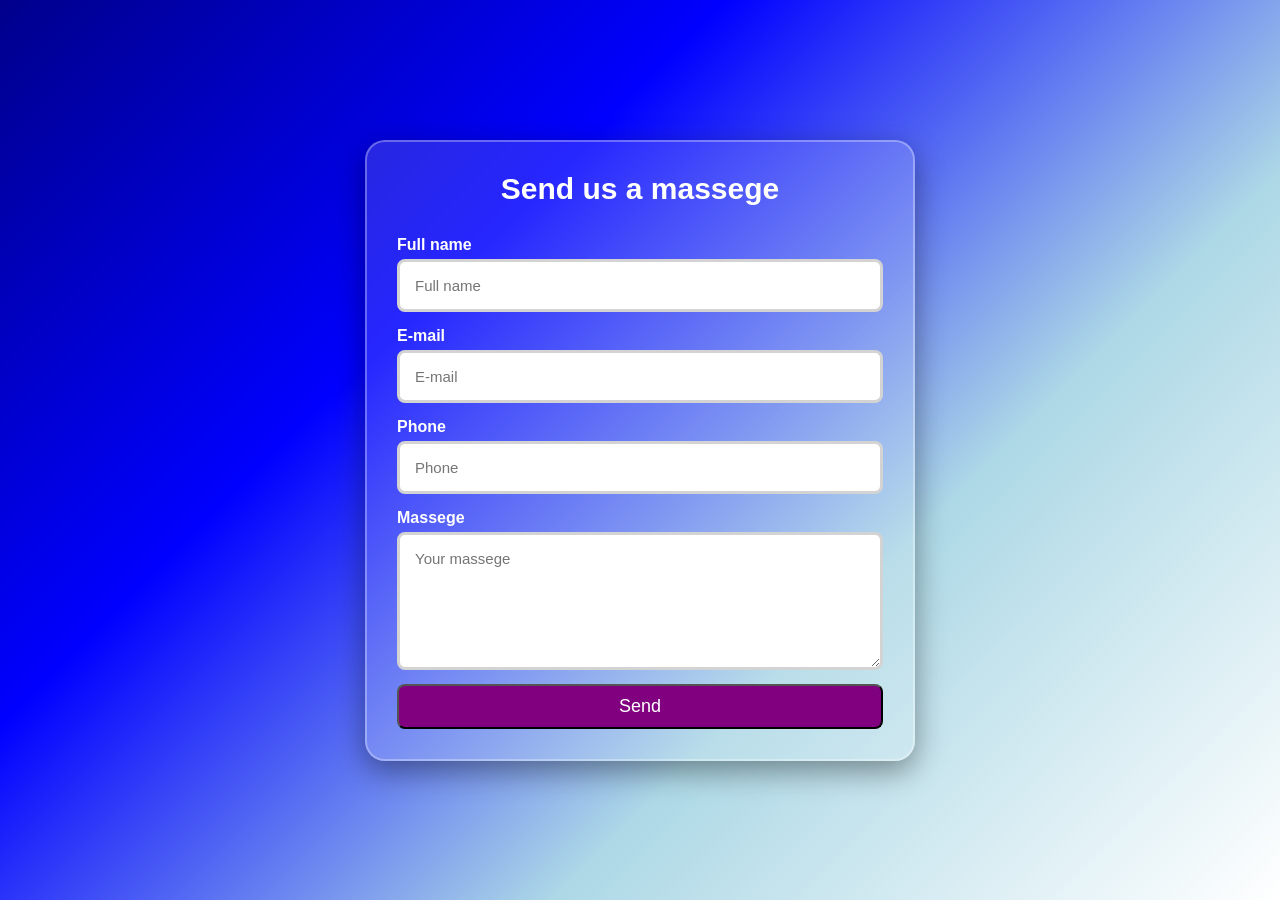
<file: CSS Assignments/CSS Assignment 3/index.html>
<!DOCTYPE html>
<html lang="en">
<head>
    <meta charset="UTF-8">
    <meta name="viewport" content="width=device-width, initial-scale=1.0">
    <title>Contact form</title>
    <link rel="stylesheet" href="style.css">
</head>
<body>
    <div class="container">
        <h1>Send us a massege</h1>
        <form>
            <label for="name">Full name</label>
            <input type="text" id="name" placeholder="Full name" required>
            <label for="email">E-mail</label>
            <input type="email" id="email" placeholder="E-mail" required>
            <label for="phone">Phone</label>
            <input type="tel" id="phone" placeholder="Phone" required>
            <label for="massege">Massege</label>
            <textarea name="massege"  id="massege" rows="6" placeholder="Your massege" required></textarea>
            <button type="submit"> Send</button>
        </form>
    </div>
</body>
</html>
</file>
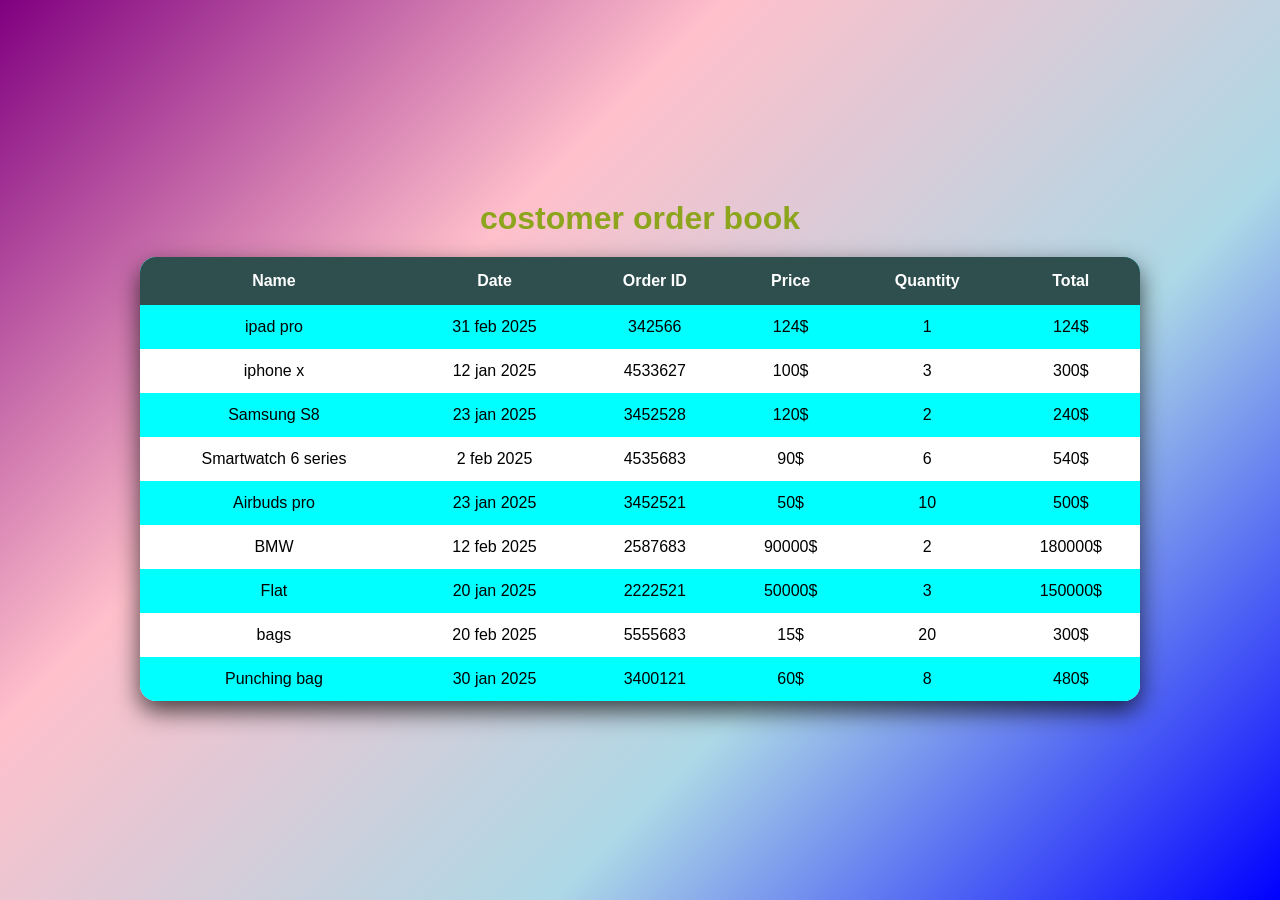
<file: CSS Assignments/CSS Assignment 4/index.html>
<!DOCTYPE html>
<html lang="en">
<head>
    <meta charset="UTF-8">
    <meta name="viewport" content="width=device-width, initial-scale=1.0">
    <title>Ordered table</title>
    <link rel="stylesheet" href="style.css">
</head>
<body>
    <div class="container">
        <h1>costomer order book</h1>
        <div class="table-container">

        
    <table>
        <header>
            <tr>
            <th>Name</th> 
            <th>Date</th>
            <th>Order ID</th>
            <th>Price</th>
            <th>Quantity</th>
            <th>Total</th>
            </tr>
        </header>
        <tbody>

        
        <tr>
            <td>ipad pro</td>
            <td>31 feb 2025</td>
            <td>342566</td>
            <td>124$</td>
            <td>1</td>
            <td>124$</td>     
        </tr>
        <tr>
            <td>iphone x</td>
            <td>12 jan 2025</td>
            <td>4533627</td>
            <td>100$</td>
            <td>3</td>
            <td>300$</td>
        </tr>
        <tr>
           <td>Samsung S8</td> 
           <td>23 jan 2025</td>
            <td>3452528</td>
            <td>120$</td>
            <td>2</td>
            <td>240$</td>
        </tr>
        <tr>
            <td>Smartwatch 6 series</td>
            <td>2 feb 2025</td>
            <td>4535683</td>
            <td>90$</td>
            <td>6</td>
            <td>540$</td>
        </tr>
        <tr>
            <td>Airbuds pro</td> 
            <td>23 jan 2025</td>
            <td>3452521</td>
            <td>50$</td>
            <td>10</td>
            <td>500$</td>
        </tr>
        <tr>
            <td>BMW</td>
            <td>12 feb 2025</td>
            <td>2587683</td>
            <td>90000$</td>
            <td>2</td>
            <td>180000$</td>
        </tr>
        <tr>
            <td>Flat</td> 
            <td>20 jan 2025</td>
            <td>2222521</td>
            <td>50000$</td>
            <td>3</td>
            <td>150000$</td>
        </tr>
        <tr>
            <td>bags</td>
            <td>20 feb 2025</td>
            <td>5555683</td>
            <td>15$</td>
            <td>20</td>
            <td>300$</td>
        </tr>
        <tr>
            <td>Punching bag</td> 
            <td>30 jan 2025</td>
            <td>3400121</td>
            <td>60$</td>
            <td>8</td>
            <td>480$</td>
        </tr>
        </tbody>
    </table>
    </div>
    </div>
</body>
</html>
</file>
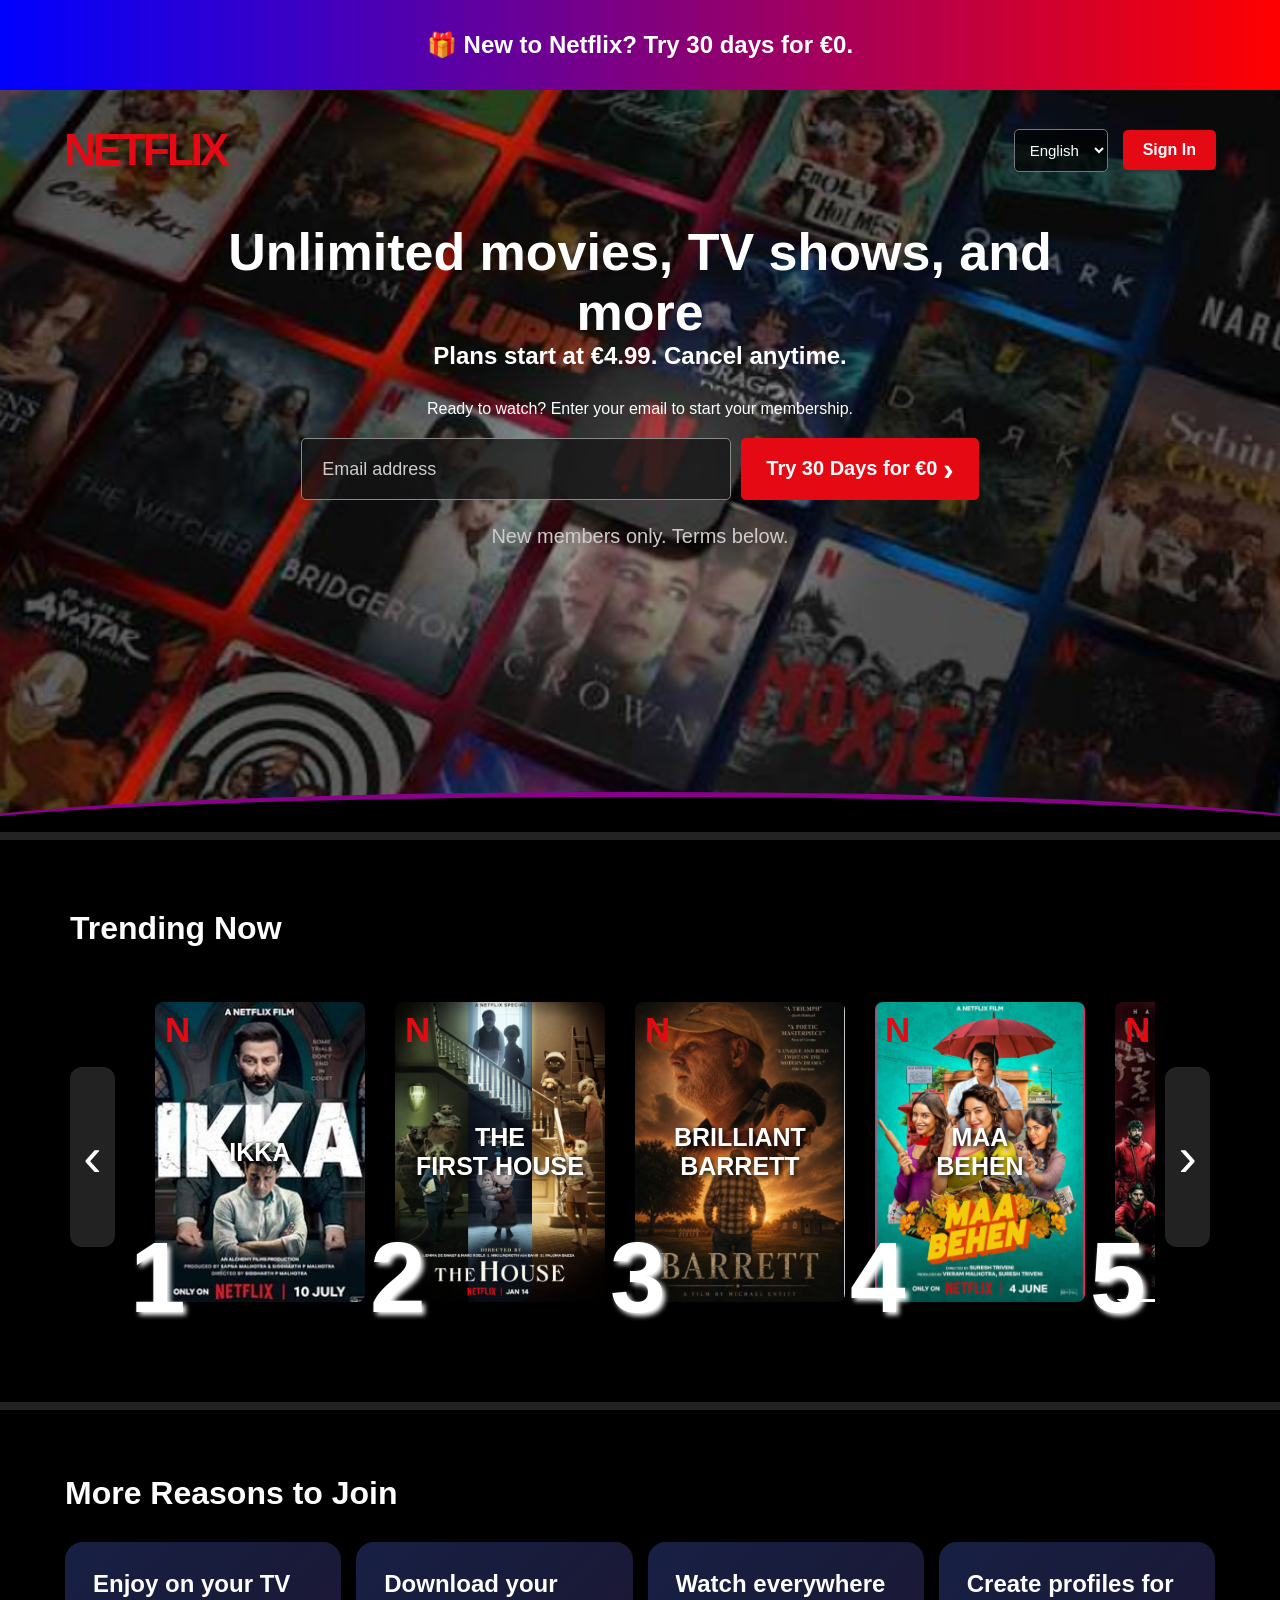
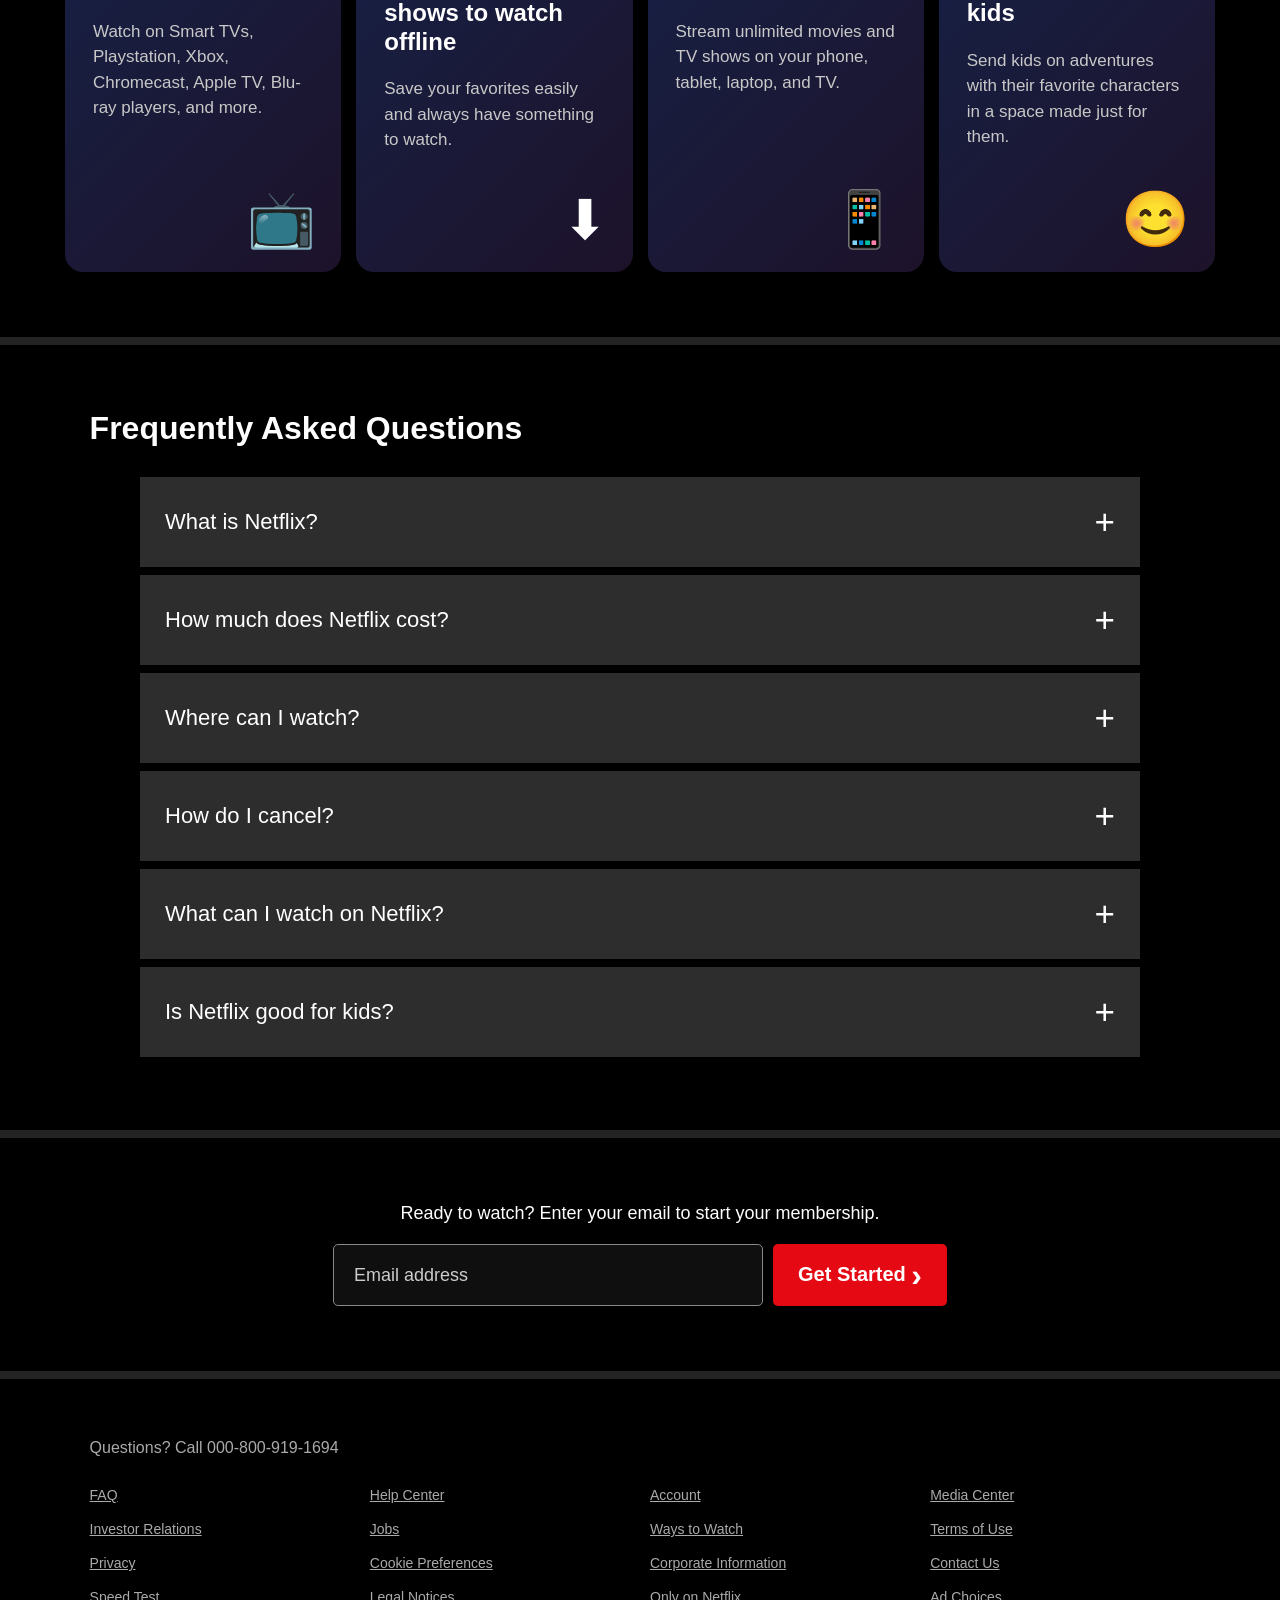
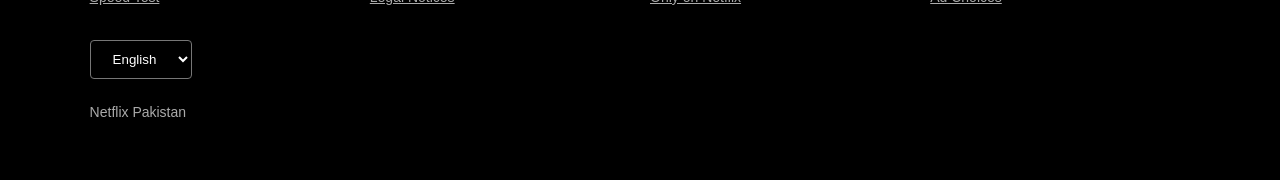
<file: CSS Assignments/CSS Assignment 5/index.html>
<!DOCTYPE html>
<html lang="en">
<head>
    <meta charset="UTF-8">
    <meta name="viewport" content="width=device-width, initial-scale=1.0">
    <title>Netflix Pakistan</title>
    <link rel="stylesheet" href="style.css">
</head>
<body>
    <div class="promo-bar">
        
        <span>
           🎁 New to Netflix? Try 30 days for €0.
        </span>
    </div>
    <section class="hero">
        <nav class="navbar">
            <div class="logo">
                NETFLIX
            </div>
            <div class="nav-right">
                <select>
                    <option>English</option>
                    <option>Urdu</option>
                </select>
                <a href="#" class="sign-in">
                    Sign In
                </a>
            </div>
        </nav>
        <div class="hero-content">
            <h1>
                Unlimited movies, TV shows, and more
            </h1>
            <h3>
                Plans start at €4.99. Cancel anytime.
            </h3
            <p>
                Ready to watch? Enter your email to start your membership.
            </p>
            <div class="email-area">
                <input
                    type="email"
                    placeholder="Email address">
                <button>
                    Try 30 Days for €0
                    <span>›</span>
                </button>
            </div>
            <p class="members">
                New members only. Terms below.
            </p>
        </div>
    </section>
    <section class="trending">
        <h2>
            Trending Now
        </h2>
        <div class="slider">
            <a href="#movie1" class="slider-arrow left">
                ‹
            </a>
            <div class="movie-container">
                <div class="movie" id="movie1">
                    <div class="poster poster1">
                        <span class="netflix-n">N</span>
                        <strong>IKKA</strong>
                    </div>
                    <span class="number">
                        1
                    </span>
                </div>
                <div class="movie" id="movie2">
                    <div class="poster poster2">
                        <span class="netflix-n">N</span>
                        <strong>THE<br>FIRST HOUSE</strong>
                    </div>
                    <span class="number">
                        2
                    </span>
                </div>
                <div class="movie" id="movie3">
                    <div class="poster poster3">
                        <span class="netflix-n">N</span>
                        <strong>BRILLIANT<br>BARRETT</strong>
                    </div>
                    <span class="number">
                        3
                    </span>
                </div>
                <div class="movie" id="movie4">
                    <div class="poster poster4">
                        <span class="netflix-n">N</span>
                        <strong>MAA<br>BEHEN</strong>
                    </div>
                    <span class="number">
                        4
                    </span>
                </div>
                <div class="movie" id="movie5">
                    <div class="poster poster5">
                        <span class="netflix-n">N</span>
                        <strong>MONEY<br>HEIST</strong>
                    </div>
                    <span class="number">
                        5
                    </span>
                </div>
                <div class="movie" id="movie6">
                    <div class="poster poster6">
                        <span class="netflix-n">N</span>
                        <strong>STRANGER<br>THINGS</strong>
                    </div>
                    <span class="number">
                        6
                    </span>
                </div>
                <div class="movie" id="movie7">
                    <div class="poster poster7">
                        <span class="netflix-n">N</span>
                        <strong>AVATAR</strong>
                    </div>
                    <span class="number">
                        7
                    </span>
                </div>
                <div class="movie" id="movie8">
                    <div class="poster poster8">
                        <span class="netflix-n">N</span>
                        <strong>365<br>DAYS</strong>
                    </div>
                    <span class="number">
                        8
                    </span>
                </div>
                <div class="movie" id="movie9">
                    <div class="poster poster9">
                        <span class="netflix-n">N</span>
                        <strong>BERLIN</strong>
                    </div>
                    <span class="number">
                        9
                    </span>
                </div>
                <div class="movie" id="movie10">
                    <div class="poster poster10">
                        <span class="netflix-n">N</span>
                        <strong>PEAKY<br>BLINDERS</strong>
                    </div>
                    <span class="number">
                        10
                    </span>
                </div>
            </div>
            <a href="#movie4" class="slider-arrow right">
                ›
            </a>
        </div>
    </section>
    <section class="reasons">
        <h2>
            More Reasons to Join
        </h2>
        <div class="reason-container">
            <div class="reason-card">
                <h3>
                    Enjoy on your TV
                </h3>
                <p>
                    Watch on Smart TVs, Playstation, Xbox,
                    Chromecast, Apple TV, Blu-ray players,
                    and more.
                </p>
                <div class="reason-icon">
                    📺
                </div>
            </div>
            <div class="reason-card">
                <h3>
                    Download your shows to watch offline
                </h3>
                <p>
                    Save your favorites easily and always
                    have something to watch.
                </p>
                <div class="reason-icon">
                    ⬇
                </div>
            </div>
            <div class="reason-card">
                <h3>
                    Watch everywhere
                </h3>
                <p>
                    Stream unlimited movies and TV shows
                    on your phone, tablet, laptop, and TV.
                </p>
                <div class="reason-icon">
                    📱
                </div>
            </div>
            <div class="reason-card">
                <h3>
                    Create profiles for kids
                </h3>
                <p>
                    Send kids on adventures with their
                    favorite characters in a space made
                    just for them.
                </p>
                <div class="reason-icon">
                    😊
                </div>
            </div>
        </div>
    </section>
    <section class="faq">
        <h2>
            Frequently Asked Questions
        </h2>
        <div class="faq-container">
            <div class="faq-item">
                <span>
                    What is Netflix?
                </span>
                <span class="plus">+</span>
            </div>
            <div class="faq-item">
                <span>
                    How much does Netflix cost?
                </span>
                <span class="plus">+</span>
            </div>
            <div class="faq-item">
                <span>
                    Where can I watch?
                </span>
                <span class="plus">+</span>
            </div>
            <div class="faq-item">
                <span>
                    How do I cancel?
                </span>
                <span class="plus">+</span>
            </div>
            <div class="faq-item">
                <span>
                    What can I watch on Netflix?
                </span>
                <span class="plus">+ </span>
            </div>
            <div class="faq-item">
                <span>
                    Is Netflix good for kids?
                </span>
                <span class="plus">+ </span>
            </div>
        </div>
    </section>
    <section class="bottom-cta">
        <p>
            Ready to watch? Enter your email to start your membership.
        </p>
        <div class="email-area">
            <input
                type="email"
                placeholder="Email address" >
            <button>
                Get Started
                <span>›</span>
            </button>
        </div>
    </section>
    <footer>
        <p class="question">
            Questions? Call 000-800-919-1694
        </p>
        <div class="footer-links">
            <div>
                <a href="#">FAQ</a>
                <a href="#">Investor Relations</a>
                <a href="#">Privacy</a>
                <a href="#">Speed Test</a>
            </div>
            <div>
                <a href="#">Help Center</a>
                <a href="#">Jobs</a>
                <a href="#">Cookie Preferences</a>
                <a href="#">Legal Notices</a>
            </div>
            <div>
                <a href="#">Account</a>
                <a href="#">Ways to Watch</a>
                <a href="#">Corporate Information</a>
                <a href="#">Only on Netflix</a>
            </div>
            <div>
                <a href="#">Media Center</a>
                <a href="#">Terms of Use</a>
                <a href="#">Contact Us</a>
                <a href="#">Ad Choices</a>
            </div>
        </div>
        <select class="footer-language">
            <option>English</option>
            <option>Urdu</option>
        </select>
        <p class="netflix-pakistan">
            Netflix Pakistan
        </p>
    </footer>
</body>
</html>
</file>
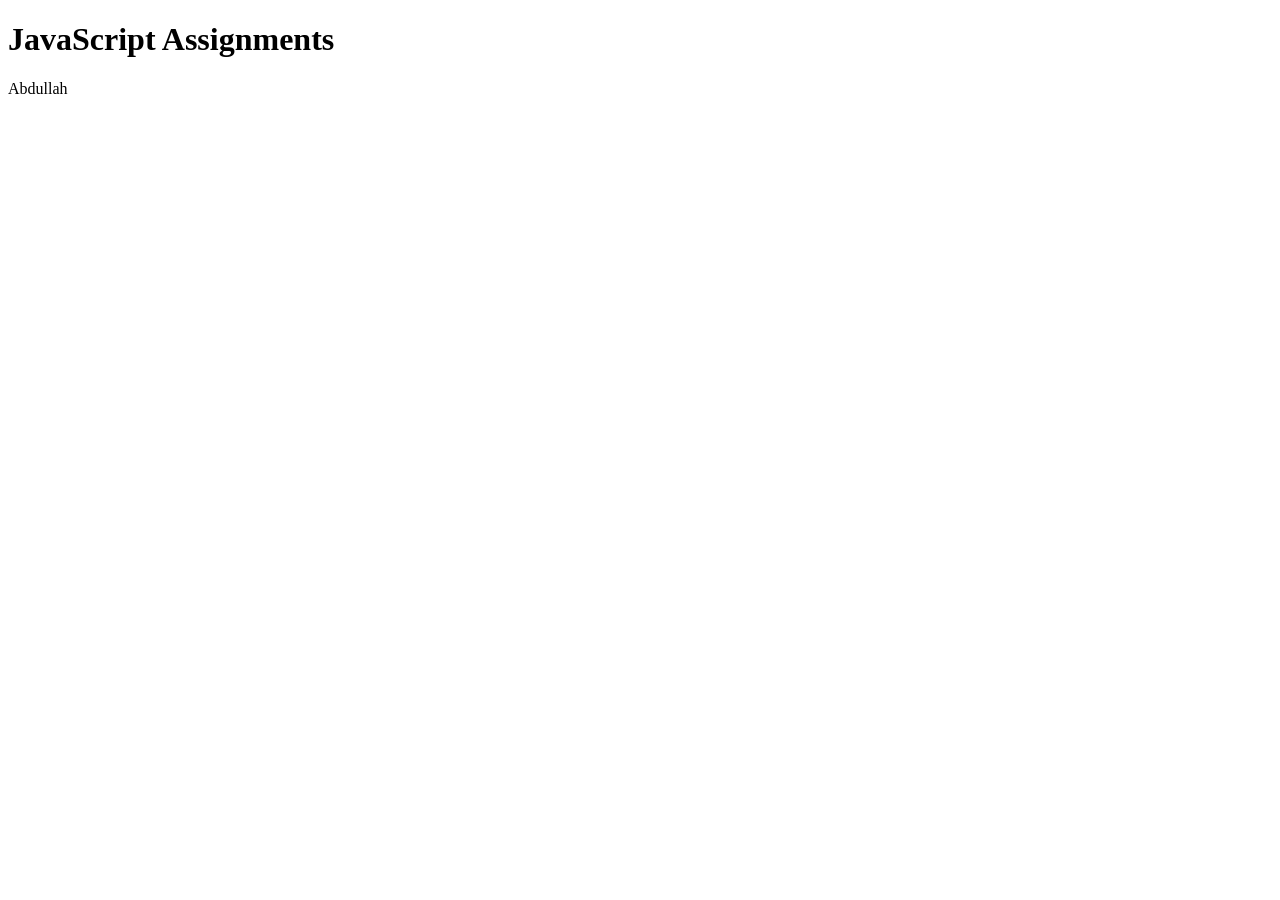
<file: JavaScript Assignments/Assignment 1/index.html>
<!DOCTYPE html>
<html lang="en">
<head>
    <meta charset="UTF-8">
    <meta name="viewport" content="width=device-width, initial-scale=1.0">
    <title>Basics</title>
</head>
<body>
    <h1>JavaScript Assignments</h1>
    <script src="script.js"></script>
</body>
</html>
</file>
<file: CSS Assignments/CSS Assignment 3/style.css>
*{
    margin: 0;
    padding: 0;
    box-sizing:border-box;
    font-family: Arial, sans-serif;
}
body{
    margin: 0;
    min-height: 100vh;
    background: linear-gradient(135deg, darkblue,blue,lightblue,white);
    background-size: cover;
    display: flex;
    justify-content: center;
    align-items: center;
}
.container{
    width: 100%;
    max-width: 550px;
    background: rgba(255,255,255,0.15);
    border: 2px solid rgba(255,255,255,0.3);
    padding: 30px;
    border-radius: 20px;
    box-shadow: 0 10px 30px rgba(0,0,0,0.4);
    color: white;
}
h1{
    text-align: center;
    margin-bottom: 30px;
    font-size: 30px;
    font-weight: bold;
}
label{
    display: block;
    margin-top: 5px;
    margin-bottom: 5px;
    font-weight: bold;
}
input,textarea{
    width: 100%;
    padding: 15px;
    margin-bottom: 10px;
    border: 3px solid lightgray;
    border-radius: 8px;
    font-size: 15px;
    outline: none;
}
input:focus,
textarea:focus{
    border-color: brown;
    box-shadow: 0 0 5px ;
}
button{
    background: purple;
    color: white;
    padding: 10px;
    width: 100%;
    font-size: 18px;
    border-radius: 8px;
    cursor: pointer;
    transition: 0.3s;
}
button:hover{
    background: blue;
}
</file>
<file: CSS Assignments/CSS Assignment 4/style.css>
*{
    margin: 0px;
    padding: 0px;
    box-sizing: border-box;
    font-family: Arial, Helvetica, sans-serif;
}
body{
    background: linear-gradient(135deg,purple,pink,lightblue,blue);
    display: flex;
    justify-content: center;
    align-items: center;
    min-height: 100vh;
    padding: 20px;
}
.container{
    width: 90%;
    max-width: 1000px;
}
h1{
    color: rgb(140, 165, 28);
    text-align: center;
    margin-bottom: 20px ;
}
h1:hover{
    color: black;
}
.table-container{
    background: white;
    border-radius: 16px;
    overflow: hidden;
    box-shadow: 0 10px 25px rgba(0,0,0,0.7);
}
table{
    width: 100%;
    border-collapse: collapse ;
}
th{
    background: darkslategrey;
    color: white;
    padding: 15px;
    text-align: center;
    
}
td{
    padding: 13px;
    text-align: center;
}
tbody tr:nth-child(odd){
    background:aqua;
}
tbody tr:hover{
    background: rgb(178, 182, 130);
}
</file>
<file: CSS Assignments/CSS Assignment 5/style.css>
* {
    margin: 0;
    padding: 0;
    box-sizing: border-box;
}

html {
    scroll-behavior: smooth;
}

body {
    background-color: #000;
    color: white;
    
    font-family: Arial, Helvetica, sans-serif;
}

section {
    border-bottom: 8px solid #232323;
}

h2 {
    font-size: 32px;
}
.promo-bar {
    height: 90px;

    background:
        linear-gradient( 90deg, blue,purple,red  );

    display: flex;

    justify-content: center;
    align-items: center;

    gap: 18px;

    font-size: 24px;

    font-weight: bold;

    text-align: center;
}
.hero {
    min-height: 750px;

    position: relative;

    background-image: url(../Screenshot\ 2026-08-19\ 012401.png);

    background-size: cover;

    background-position: center;

    overflow: hidden;
}
/* .hero::before{
    content: "";
    position: absolute;
    top: 0;
    left: 0;
    width: 100%;
    height: 100%;
    background: rgba(0,0,0,0.5);
} */
/* .hero-content{
    position: relative;
    z-index: 2;
} */
.hero::after {
    content: "";

    position: absolute;

    left: -5%;
    bottom: -35px;

    width: 110%;

    height: 70px;

    background: #000;

    border-top:
        5px solid darkmagenta;

    border-radius:
        50% 50% 0px 0px;
}
.navbar {
    width: 90%;

    max-width: 1200px;  

    margin: auto;

    padding: 35px 0;

    display: flex;

    justify-content: space-between;
    position: relative;
    z-index: 2;
    align-items: center;
}
.logo {
    color: #e50914;

    font-size: 44px;

    font-weight: 900;

    letter-spacing: -3px;
}
.nav-right {
    display: flex;

    align-items: center;

    gap: 15px;
}

.nav-right select {
    background-color: rgba(0, 0, 0, 0.7);

    color: white;

    border: 1px solid #777;

    border-radius: 5px;

    padding: 11px;

    font-size: 15px;
}

.sign-in {
    background-color: #e50914;

    color: white;

    padding: 11px 20px;

    border-radius: 5px;

    font-size: 16px;

    font-weight: bold;

    text-decoration: none;

    transition: 0.3s;
}

.sign-in:hover {
    background-color: #b20710;
}
.hero-content {
    max-width: 900px;

    margin: 12px auto 0;
    /* margin: auto; */
    padding: 0 20px;

    text-align: center;

    position: relative;

    z-index: 2;
}

.hero-content h1 {
    font-size: 52px;

    font-weight: 900;

    /* line-height: 1.08; */

    /* margin-bottom: 25px; */
}

.hero-content h3 {
    font-size: 24px;

    margin-bottom: 30px;
}

.hero-content p {
    font-size: 20px;

    /* line-height: 1.5;*/

    margin-bottom: 20px;
}
.email-area {
    display: flex;

    justify-content: center;
    
    gap: 10px;

    width: 100%;
}

.email-area input {
    width: 430px;

    height: 62px;

    padding: 0 20px;

    background-color:
        rgba(20, 20, 20, 0.75);

    color: white;

    border: 1px solid #888;

    border-radius: 5px;

    font-size: 18px;
}

.email-area input::placeholder {
    color: #ccc;
}

.email-area button {
    height: 62px;

    background-color: #e50914;

    color: white;

    border: none;

    border-radius: 5px;

    padding: 0 25px;

    font-size: 20px;

    font-weight: bold;

    cursor: pointer;

    transition: 0.3s;
}

.email-area button:hover {
    background-color: #b20710;
}

.email-area button span {
    font-size: 32px;

    vertical-align: middle;
}

.members {
    color: #ccc;

    margin-top: 25px;
}
.trending {
    background-color: #000;

    padding:70px ;
        /* margin: auto; */
}

.trending h2 {
    margin-bottom: 35px;
}
.slider {
    position: relative;

    display: flex;

    align-items: center;
}
.movie-container {
    width: 100%;

    display: flex;

    gap: 30px;

    overflow-x: auto;

    scroll-behavior: smooth;

    

    padding:20px 30px 30px;

    
}

.movie-container::-webkit-scrollbar {
    display: none;
}
.movie {
    flex: 0 0 210px;

    height: 300px;

    position: relative;

    
}
.poster {
    width: 100%;

    height: 100%;

    border-radius: 8px;

    position: relative;

    display: flex;

    justify-content: center;
    overflow: hidden;
    align-items: center;

    text-align: center;

    transition: 0.3s;
}

.poster:hover {
    transform: scale(1.04);
}

.netflix-n {
    position: absolute;

    top: 8px;
    left: 10px;

    color: #e50914;

    font-size: 35px;

    font-weight: 900;
}

.poster strong {
    font-size: 25px;

    text-shadow:
        2px 2px 5px black;
}
.poster1 {
    background-image:  
    
    url(../IKKA.png);
    background-size: cover;
    background-position: center;
    background-repeat: no-repeat;
}

.poster2 {
    background-image: 
    url(../The\ First\ House.png);
    background-size: cover;
    background-position: center;
    background-repeat: no-repeat;
}

.poster3 {
    background-image: 
    url(../Brilliant\ Barrett.png);
    background-size: cover;
    background-position: center;
    background-repeat: no-repeat;
}

.poster4 {
    background-image:
     url(../Maa\ Behan.png);
    background-size: cover;
    background-position: center;
    background-repeat: no-repeat;
}

.poster5 {
    background-image:
    url(../Money\ heist.png);
    background-size: cover;
    background-position: center;
    background-repeat: no-repeat;
}

.poster6 {
    background-image:
    url(../Stranger\ things.png);
    background-size: cover;
    background-position: center;
    background-repeat: no-repeat;
}

.poster7 {
    background-image:
    url(../Avatar.png);
    background-size: cover;
    background-position: center;
    background-repeat: no-repeat;
}

.poster8 {
    background-image:
    url(../365\ days.png);
    background-size: cover;
    background-position: center;
    background-repeat: no-repeat;
}

.poster9 {
    background-image: 
    url(../Berlin.png);
    background-size: cover;
    background-position: center;
    background-repeat: no-repeat;
}

.poster10 {
    background-image:
    url(../Peaky\ Blinders.png);
    background-size: cover;
    background-position: center;
    background-repeat: no-repeat;
}
.number {
    position: absolute;

    left: -25px;

    bottom: -25px;

    font-size: 100px;

    line-height: 1;

    font-weight: 900;

    color: white;

    /* -webkit-text-stroke:
        3px white; */

    text-shadow:
        3px 3px 5px white;

    z-index: 3;
}
.slider-arrow {
    

    width: 50px;

    height: 180px;

    background-color: #222;

    color: white;

    border-radius: 12px;

    display: flex;

    justify-content: center;

    align-items: center;

    font-size: 55px;

    text-decoration: none;

    z-index: 5;

    transition: 0.3s;
}

.slider-arrow:hover {
    background-color: grey;
}

    .left {
        margin-right: 10px;
    }

.right {
    margin-left: 10px;
}
.reasons {
    padding: 65px ;

    background-color: black;
}

.reasons h2 {
    margin-bottom: 30px;
}

.reason-container {
    display: grid;

    grid-template-columns:
        repeat(4, 1fr);

    gap: 15px;
}

.reason-card {
    min-height: 330px;

    padding: 28px;

    border-radius: 18px;

    background:
        linear-gradient(135deg, #172044,#1d122a );

    position: relative;
}

.reason-card h3 {
    font-size: 24px;

    line-height: 1.2;

    margin-bottom: 20px;
}

.reason-card p {
    color: #c8c8c8;

    font-size: 17px;

    line-height: 1.5;
}

.reason-icon {
    position: absolute;

    right: 25px;

    bottom: 20px;

    font-size: 55px;
}
.faq {
    padding: 65px 7%;

    background-color: #000;
}

.faq h2 {
    margin-bottom: 30px;
}

.faq-container {
    max-width: 1000px;

    margin: auto;
}

.faq-item {
    background-color: #2d2d2d;

    padding: 25px;

    margin-bottom: 8px;

    display: flex;

    justify-content: space-between;

    align-items: center;

    font-size: 22px;

    cursor: pointer;

    transition: 0.3s;
}

.faq-item:hover {
    background-color: #414141;
}

.plus {
    font-size: 35px;
}
.bottom-cta {
    padding: 65px 7%;

    text-align: center;

    background-color: #000;
}

.bottom-cta p {
    font-size: 18px;

    margin-bottom: 20px;
}
footer {
    padding: 60px 7%;

    background-color: #000;

    color: #aaa;
}

.question {
    margin-bottom: 30px;
}

.footer-links {
    display: grid;

    grid-template-columns:
        repeat(4, 1fr);

    gap: 20px;

    margin-bottom: 35px;
}

.footer-links div {
    display: flex;

    flex-direction: column;

    gap: 18px;
}

.footer-links a {
    color: #aaa;

    font-size: 14px;

    text-decoration: underline;
}

.footer-links a:hover {
    color: white;
}

.footer-language {
    background-color: #000;

    color: white;

    border: 1px solid #777;

    border-radius: 4px;

    padding: 10px 18px;

    margin-bottom: 25px;
}

.netflix-pakistan {
    font-size: 14px;

    color: #aaa;
}
@media (max-width: 900px) {

    .hero-content h1 {
        font-size: 42px;
    }

    .reason-container {
        grid-template-columns:
            repeat(2, 1fr);
    }

    .footer-links {
        grid-template-columns:
            repeat(2, 1fr);
    }

    .movie {
        flex-basis: 190px;

        height: 280px;
    }
}
@media (max-width: 600px) {

    .promo-bar {
        height: 72px;

        font-size: 18px;

        gap: 10px;
    }

    .gift-icon {
        font-size: 27px;
    }
    .hero {
        min-height: 1080px;

        background-position:
            center top;
    }
    .navbar {
        width: 90%;

        padding: 30px 0;
    }

    .logo {
        font-size: 32px;
    }

    .nav-right {
        gap: 8px;
    }

    .nav-right select {
        padding: 9px;

        width: 70px;
    }

    .sign-in {
        padding: 9px 13px;
    }
    .hero-content {
        margin-top: 100px;
    }

    .hero-content h1 {
        font-size: 42px;

        line-height: 1.15;
    }

    .hero-content h3 {
        font-size: 21px;
    }

    .hero-content p {
        font-size: 18px;
    }
    .email-area {
        flex-direction: column;

        align-items: center;

        gap: 12px;
    }

    .email-area input {
        width: 100%;

        height: 60px;
    }

    .email-area button {
        width: 80%;

        height: 60px;

        font-size: 20px;
    }
    .trending {
        padding:
            65px 7%;
    }

    .movie-container {
        gap: 25px;

        padding:
            20px 15px
            35px;
    }

    .movie {
        flex: 0 0 210px;

        height: 290px;
    }

    .slider-arrow {
        width: 45px;

        height: 150px;

        font-size: 48px;
    }
    .reason-container {
        grid-template-columns: 1fr;
    }

    .reason-card {
        min-height: 300px;
    }

    .faq-item {
        font-size: 18px;

        padding: 20px;
    }

    .plus {
        font-size: 30px;
    }
    .footer-links {
        grid-template-columns: 1fr;
    }

}
</file>
